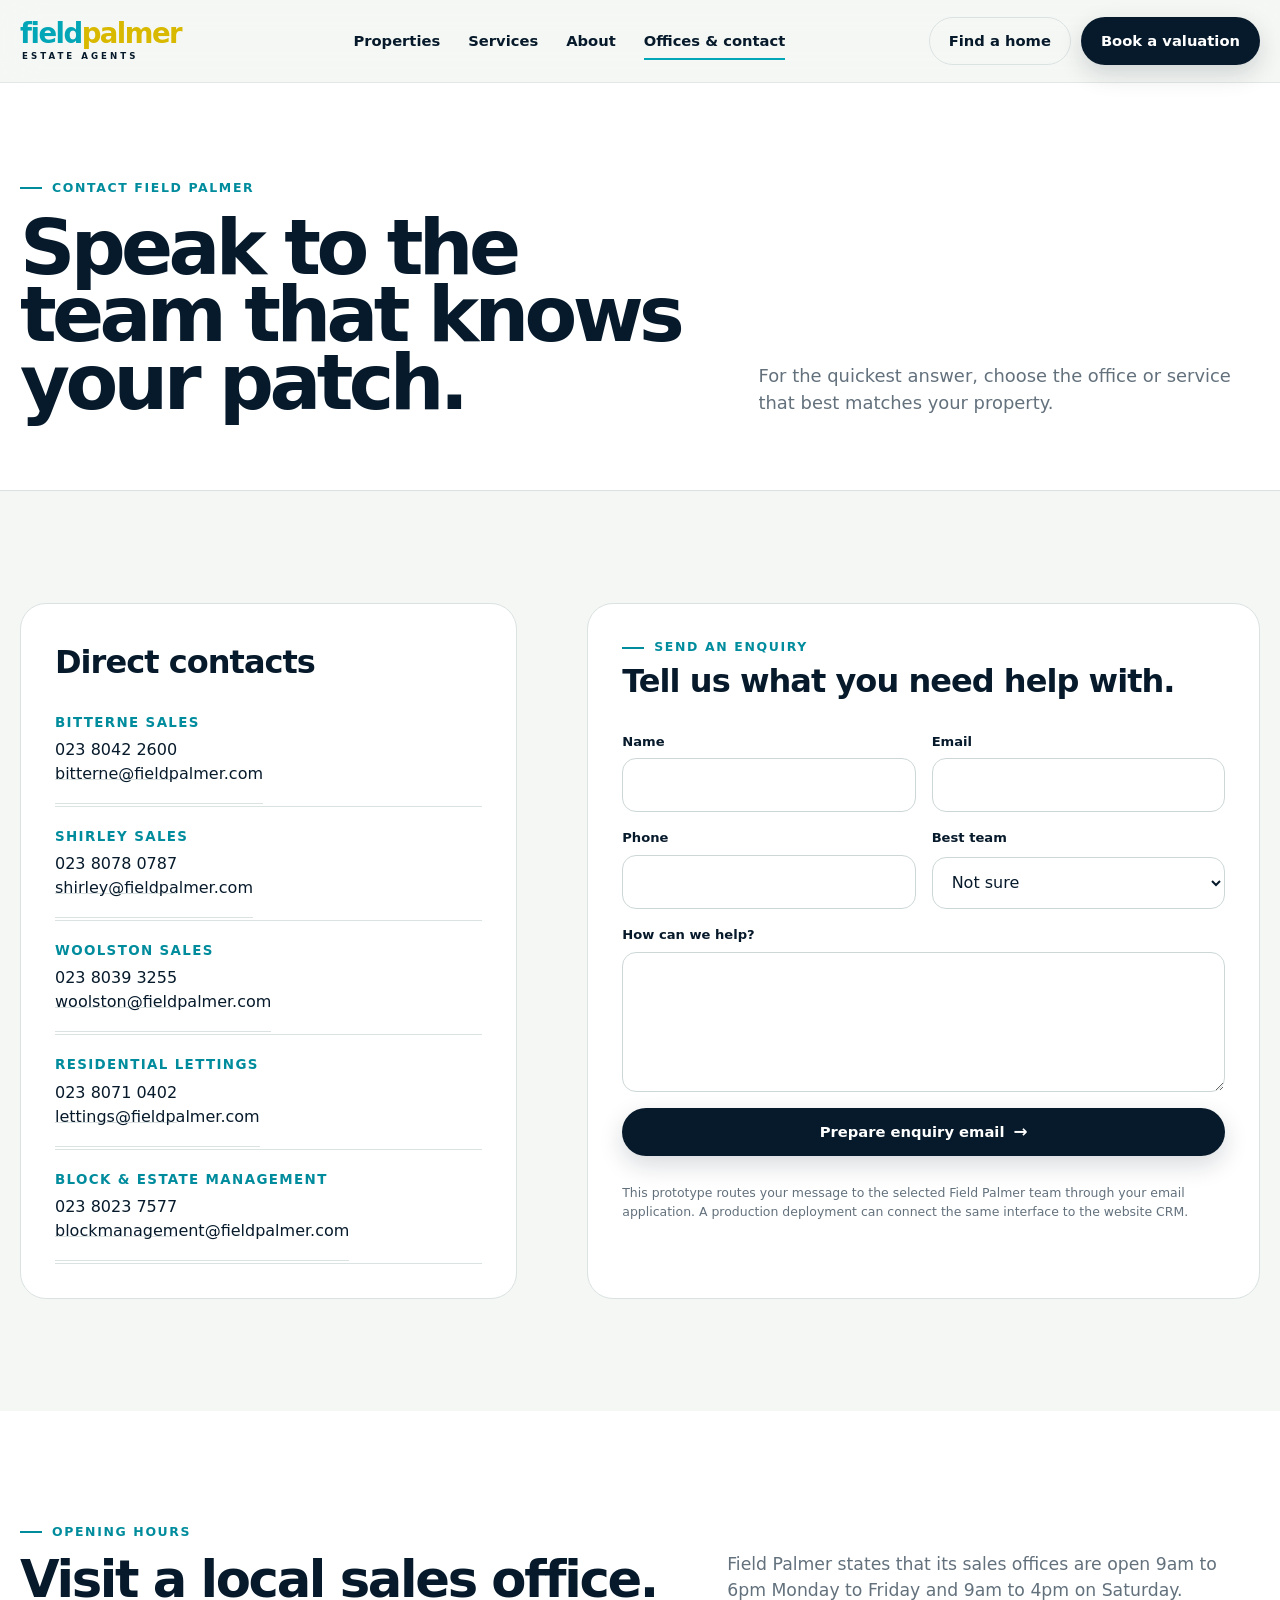
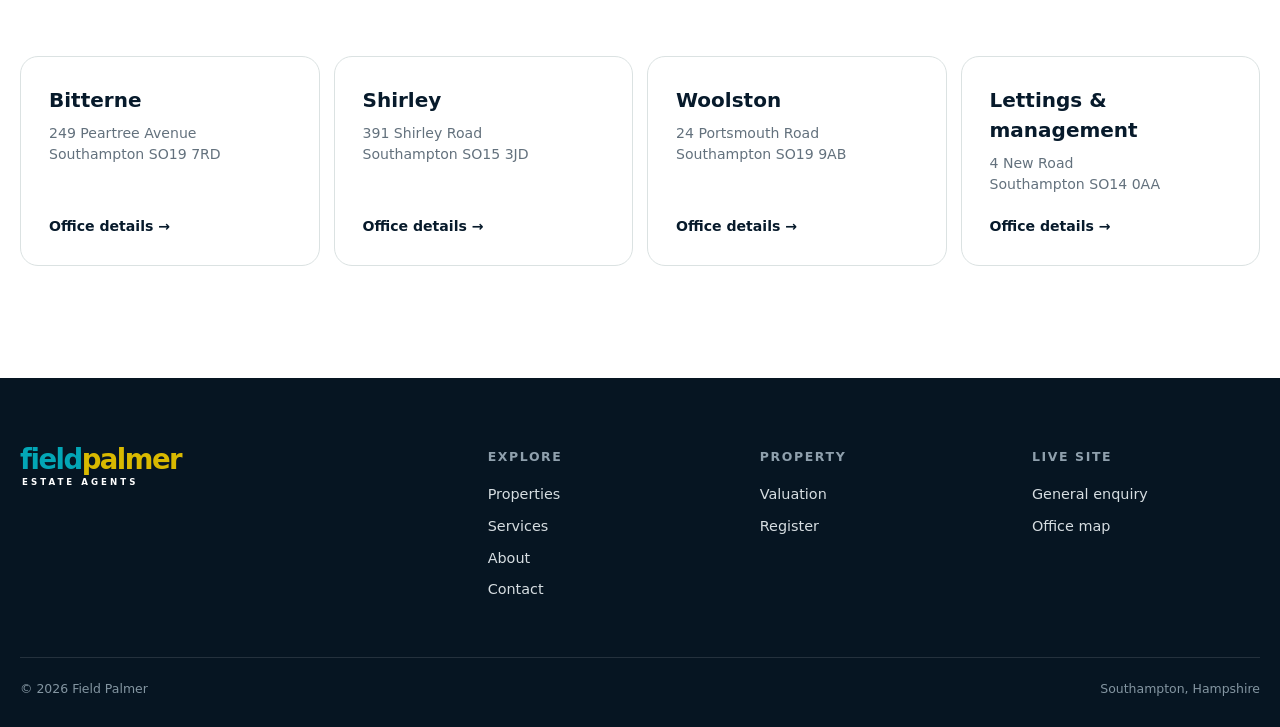
<file: fieldpalmer-redesign/contact.html>
<!doctype html><html lang="en-GB"><head><meta charset="utf-8"><meta name="viewport" content="width=device-width,initial-scale=1"><title>Contact & Offices | Field Palmer Southampton</title><meta name="description" content="Contact Field Palmer offices in Bitterne, Shirley, Woolston and central Southampton."><link rel="stylesheet" href="styles.css"></head><body>
<a class="skip-link" href="#main">Skip to content</a><header class="header"><div class="container nav"><a class="brand" href="index.html"><span class="brand-word">field<span>palmer</span></span><span class="brand-sub">Estate Agents</span></a><nav class="nav-links"><a href="properties.html">Properties</a><a href="services.html">Services</a><a href="about.html">About</a><a href="contact.html" aria-current="page">Offices & contact</a></nav><div class="nav-actions"><a class="btn btn-outline" href="https://www.fieldpalmer.com/properties/index?channel=sales">Find a home</a><a class="btn btn-primary" href="https://www.fieldpalmer.com/request-valuation">Book a valuation</a><button class="menu-toggle" aria-label="Open navigation" aria-expanded="false"><span></span></button></div></div></header>
<main id="main"><section class="page-hero"><div class="container page-hero-grid"><div><div class="eyebrow">Contact Field Palmer</div><h1>Speak to the team that knows your patch.</h1></div><p>For the quickest answer, choose the office or service that best matches your property.</p></div></section>
<section class="section"><div class="container contact-grid"><div><div class="contact-panel"><h2>Direct contacts</h2><div class="contact-list"><div><strong>Bitterne sales</strong><a href="tel:+442380422600">023 8042 2600</a><br><a href="mailto:bitterne@fieldpalmer.com">bitterne@fieldpalmer.com</a></div><div><strong>Shirley sales</strong><a href="tel:+442380780787">023 8078 0787</a><br><a href="mailto:shirley@fieldpalmer.com">shirley@fieldpalmer.com</a></div><div><strong>Woolston sales</strong><a href="tel:+442380393255">023 8039 3255</a><br><a href="mailto:woolston@fieldpalmer.com">woolston@fieldpalmer.com</a></div><div><strong>Residential lettings</strong><a href="tel:+442380710402">023 8071 0402</a><br><a href="mailto:lettings@fieldpalmer.com">lettings@fieldpalmer.com</a></div><div><strong>Block & estate management</strong><a href="tel:+442380237577">023 8023 7577</a><br><a href="mailto:blockmanagement@fieldpalmer.com">blockmanagement@fieldpalmer.com</a></div></div></div></div>
<div class="contact-panel"><div class="eyebrow">Send an enquiry</div><h2>Tell us what you need help with.</h2><form class="form" id="enquiry-form"><div class="form-grid"><div class="field"><label for="name">Name</label><input id="name" name="name" autocomplete="name" required></div><div class="field"><label for="email">Email</label><input id="email" name="email" type="email" autocomplete="email" required></div></div><div class="form-grid"><div class="field"><label for="phone">Phone</label><input id="phone" name="phone" type="tel" autocomplete="tel"></div><div class="field"><label for="office">Best team</label><select id="office" name="office"><option value="general">Not sure</option><option value="bitterne">Bitterne sales</option><option value="shirley">Shirley sales</option><option value="woolston">Woolston sales</option><option value="lettings">Residential lettings</option><option value="block">Block management</option></select></div></div><div class="field"><label for="message">How can we help?</label><textarea id="message" name="message" required></textarea></div><div id="form-notice" class="notice">Your email app will open with this enquiry ready to send.</div><button class="btn btn-primary btn-arrow" type="submit">Prepare enquiry email</button><p class="form-note">This prototype routes your message to the selected Field Palmer team through your email application. A production deployment can connect the same interface to the website CRM.</p></form></div></div></div></section>
<section class="section section--white"><div class="container"><div class="section-header"><div><div class="eyebrow">Opening hours</div><h2 class="section-title">Visit a local sales office.</h2></div><p class="section-copy">Field Palmer states that its sales offices are open 9am to 6pm Monday to Friday and 9am to 4pm on Saturday.</p></div><div class="office-grid"><article class="office"><div><h3>Bitterne</h3><p>249 Peartree Avenue<br>Southampton SO19 7RD</p></div><a href="https://www.fieldpalmer.com/estate-agents/bitterne-southampton">Office details →</a></article><article class="office"><div><h3>Shirley</h3><p>391 Shirley Road<br>Southampton SO15 3JD</p></div><a href="https://www.fieldpalmer.com/estate-agents/shirley-southampton">Office details →</a></article><article class="office"><div><h3>Woolston</h3><p>24 Portsmouth Road<br>Southampton SO19 9AB</p></div><a href="https://www.fieldpalmer.com/estate-agents/woolston-southampton">Office details →</a></article><article class="office"><div><h3>Lettings & management</h3><p>4 New Road<br>Southampton SO14 0AA</p></div><a href="https://www.fieldpalmer.com/estate-agents/lettings-block-management">Office details →</a></article></div></div></section></main>
<footer class="footer"><div class="container"><div class="footer-top"><div><a class="brand" href="index.html"><span class="brand-word">field<span>palmer</span></span><span class="brand-sub">Estate Agents</span></a></div><div><h4>Explore</h4><div class="footer-links"><a href="properties.html">Properties</a><a href="services.html">Services</a><a href="about.html">About</a><a href="contact.html">Contact</a></div></div><div><h4>Property</h4><div class="footer-links"><a href="https://www.fieldpalmer.com/request-valuation">Valuation</a><a href="https://www.fieldpalmer.com/register">Register</a></div></div><div><h4>Live site</h4><div class="footer-links"><a href="https://www.fieldpalmer.com/general-enquiries">General enquiry</a><a href="https://www.fieldpalmer.com/our-offices">Office map</a></div></div></div><div class="footer-bottom"><span>© 2026 Field Palmer</span><span>Southampton, Hampshire</span></div></div></footer><script src="script.js"></script></body></html>
</file>
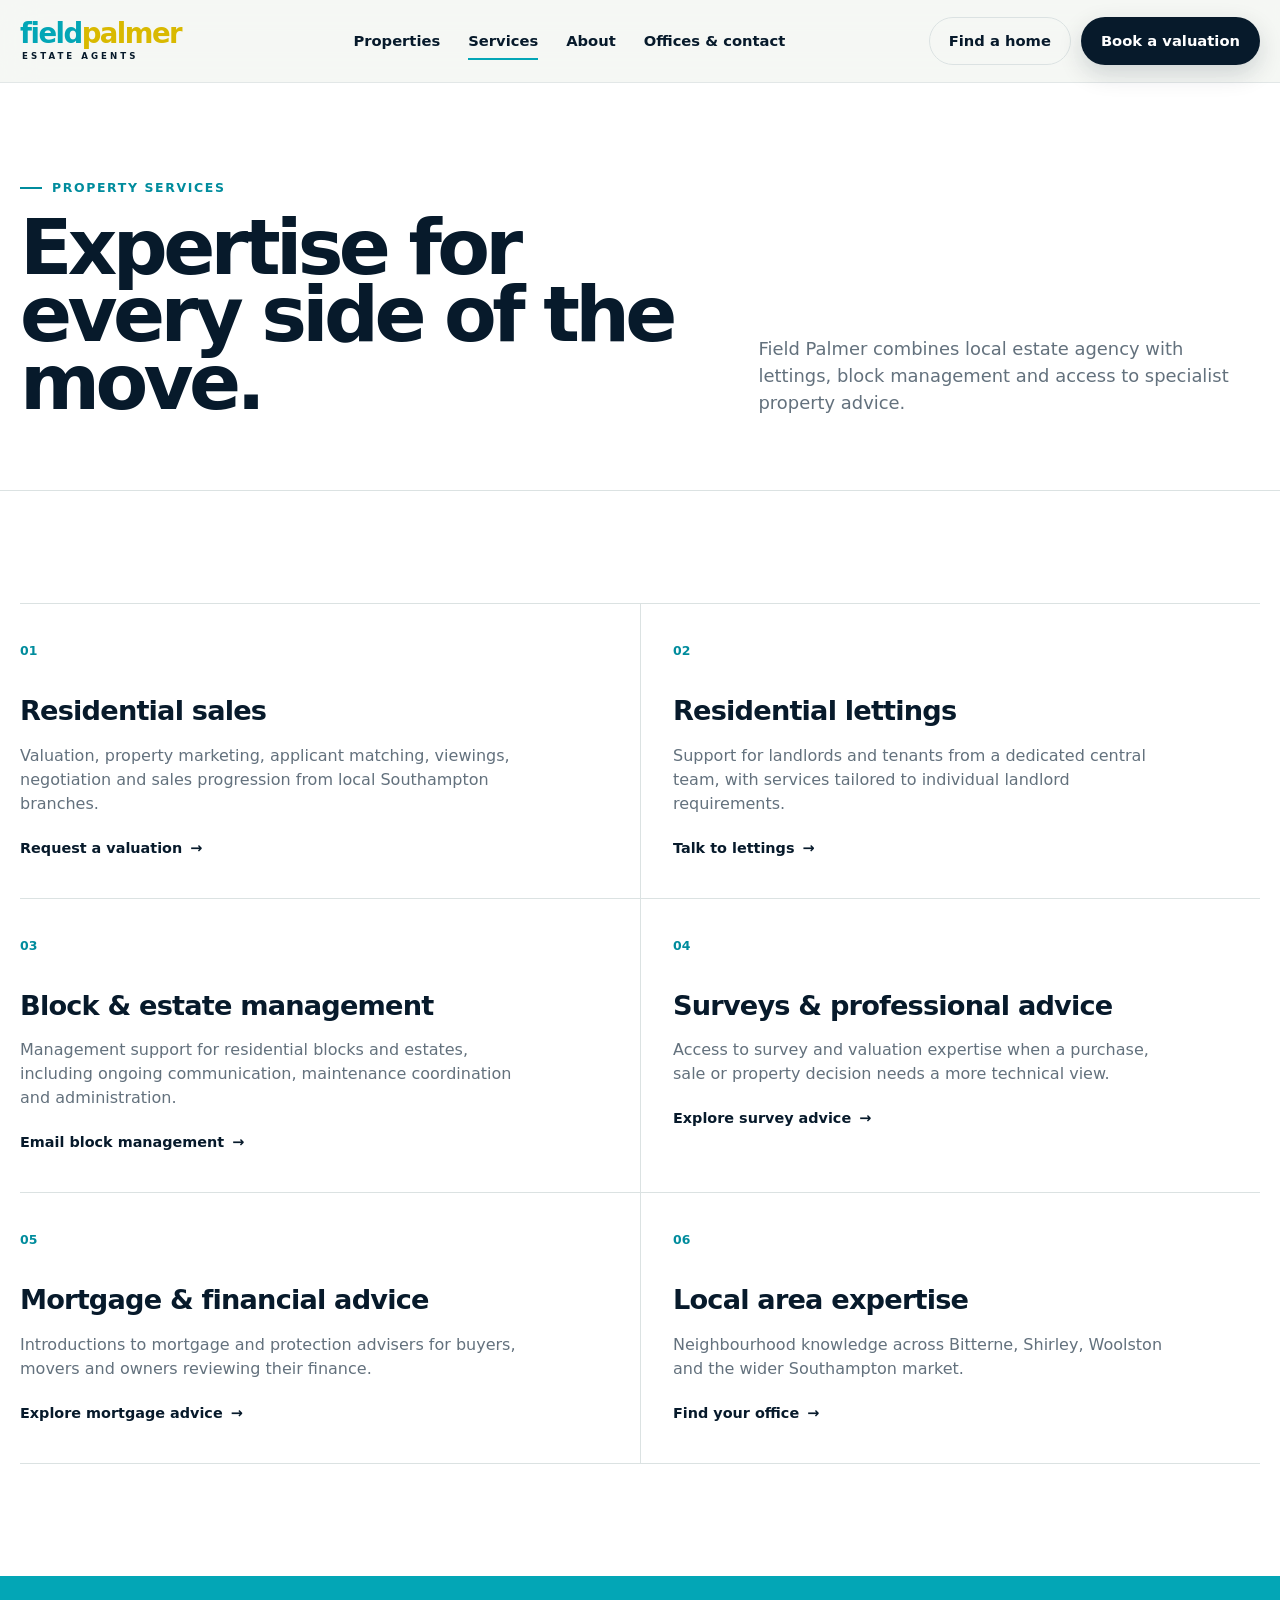
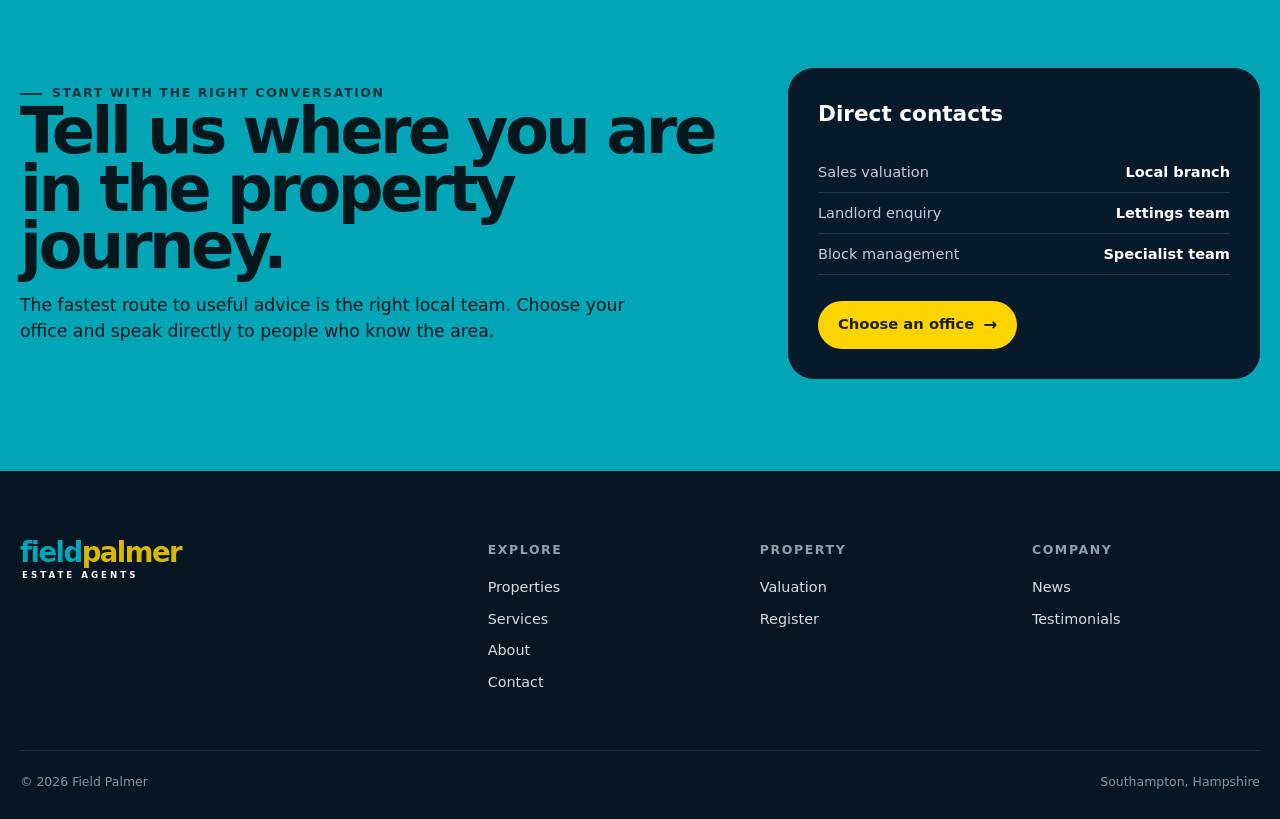
<file: fieldpalmer-redesign/services.html>
<!doctype html><html lang="en-GB"><head><meta charset="utf-8"><meta name="viewport" content="width=device-width,initial-scale=1"><title>Property Services | Field Palmer Southampton</title><meta name="description" content="Sales, lettings, block management, surveys and mortgage advice from Field Palmer in Southampton."><link rel="stylesheet" href="styles.css"></head><body>
<a class="skip-link" href="#main">Skip to content</a><header class="header"><div class="container nav"><a class="brand" href="index.html"><span class="brand-word">field<span>palmer</span></span><span class="brand-sub">Estate Agents</span></a><nav class="nav-links"><a href="properties.html">Properties</a><a href="services.html" aria-current="page">Services</a><a href="about.html">About</a><a href="contact.html">Offices & contact</a></nav><div class="nav-actions"><a class="btn btn-outline" href="https://www.fieldpalmer.com/properties/index?channel=sales">Find a home</a><a class="btn btn-primary" href="https://www.fieldpalmer.com/request-valuation">Book a valuation</a><button class="menu-toggle" aria-label="Open navigation" aria-expanded="false"><span></span></button></div></div></header>
<main id="main"><section class="page-hero"><div class="container page-hero-grid"><div><div class="eyebrow">Property services</div><h1>Expertise for every side of the move.</h1></div><p>Field Palmer combines local estate agency with lettings, block management and access to specialist property advice.</p></div></section>
<section class="section section--white"><div class="container service-grid">
<article class="service" id="sales"><div class="num">01</div><h3>Residential sales</h3><p>Valuation, property marketing, applicant matching, viewings, negotiation and sales progression from local Southampton branches.</p><a class="text-link" href="https://www.fieldpalmer.com/request-valuation">Request a valuation</a></article>
<article class="service" id="lettings"><div class="num">02</div><h3>Residential lettings</h3><p>Support for landlords and tenants from a dedicated central team, with services tailored to individual landlord requirements.</p><a class="text-link" href="https://www.fieldpalmer.com/estate-agents/lettings-block-management">Talk to lettings</a></article>
<article class="service" id="block"><div class="num">03</div><h3>Block & estate management</h3><p>Management support for residential blocks and estates, including ongoing communication, maintenance coordination and administration.</p><a class="text-link" href="mailto:blockmanagement@fieldpalmer.com">Email block management</a></article>
<article class="service" id="surveys"><div class="num">04</div><h3>Surveys & professional advice</h3><p>Access to survey and valuation expertise when a purchase, sale or property decision needs a more technical view.</p><a class="text-link" href="https://www.fieldpalmer.com/services/surveys">Explore survey advice</a></article>
<article class="service" id="mortgages"><div class="num">05</div><h3>Mortgage & financial advice</h3><p>Introductions to mortgage and protection advisers for buyers, movers and owners reviewing their finance.</p><a class="text-link" href="https://www.fieldpalmer.com/services/mortgages-financial-advice">Explore mortgage advice</a></article>
<article class="service"><div class="num">06</div><h3>Local area expertise</h3><p>Neighbourhood knowledge across Bitterne, Shirley, Woolston and the wider Southampton market.</p><a class="text-link" href="contact.html">Find your office</a></article>
</div></section>
<section class="valuation"><div class="container valuation-inner"><div><div class="eyebrow" style="color:#07343c">Start with the right conversation</div><h2>Tell us where you are in the property journey.</h2><p>The fastest route to useful advice is the right local team. Choose your office and speak directly to people who know the area.</p></div><div class="valuation-card"><h3>Direct contacts</h3><ul><li><span>Sales valuation</span><span>Local branch</span></li><li><span>Landlord enquiry</span><span>Lettings team</span></li><li><span>Block management</span><span>Specialist team</span></li></ul><a class="btn btn-yellow btn-arrow" href="contact.html">Choose an office</a></div></div></section></main>
<footer class="footer"><div class="container"><div class="footer-top"><div><a class="brand" href="index.html"><span class="brand-word">field<span>palmer</span></span><span class="brand-sub">Estate Agents</span></a></div><div><h4>Explore</h4><div class="footer-links"><a href="properties.html">Properties</a><a href="services.html">Services</a><a href="about.html">About</a><a href="contact.html">Contact</a></div></div><div><h4>Property</h4><div class="footer-links"><a href="https://www.fieldpalmer.com/request-valuation">Valuation</a><a href="https://www.fieldpalmer.com/register">Register</a></div></div><div><h4>Company</h4><div class="footer-links"><a href="https://www.fieldpalmer.com/news">News</a><a href="https://www.fieldpalmer.com/testimonials">Testimonials</a></div></div></div><div class="footer-bottom"><span>© 2026 Field Palmer</span><span>Southampton, Hampshire</span></div></div></footer><script src="script.js"></script></body></html>
</file>
<file: fieldpalmer-redesign/styles.css>
:root{
  --ink:#071a2b;
  --ink-2:#0d2940;
  --teal:#03a6b6;
  --teal-deep:#008c9d;
  --yellow:#ffd500;
  --paper:#f5f7f4;
  --white:#ffffff;
  --muted:#63717d;
  --line:#dbe2e2;
  --soft:#e9f7f8;
  --radius:22px;
  --radius-sm:14px;
  --shadow:0 18px 60px rgba(7,26,43,.12);
  --max:1240px;
}
*{box-sizing:border-box}
html{scroll-behavior:smooth}
body{margin:0;font-family:Inter,ui-sans-serif,system-ui,-apple-system,BlinkMacSystemFont,"Segoe UI",sans-serif;color:var(--ink);background:var(--paper);line-height:1.5;-webkit-font-smoothing:antialiased}
img{max-width:100%;display:block}
a{color:inherit;text-decoration:none}
button,input,select,textarea{font:inherit}
button,a{ -webkit-tap-highlight-color: transparent; }
:focus-visible{outline:3px solid var(--yellow);outline-offset:3px}
.skip-link{position:absolute;left:-999px;top:0;background:var(--ink);color:#fff;padding:10px 14px;z-index:10000}
.skip-link:focus{left:12px;top:12px}
.container{width:min(calc(100% - 40px),var(--max));margin:0 auto}
.eyebrow{font-size:.78rem;letter-spacing:.13em;text-transform:uppercase;font-weight:800;color:var(--teal-deep);display:flex;align-items:center;gap:10px}
.eyebrow::before{content:"";width:22px;height:2px;background:currentColor;display:inline-block}
.section{padding:112px 0}
.section--dark{background:var(--ink);color:#fff}
.section--white{background:#fff}
.section-header{display:grid;grid-template-columns:1.1fr .9fr;gap:56px;align-items:end;margin-bottom:52px}
.section-title{font-size:clamp(2.2rem,4vw,4.7rem);line-height:.98;letter-spacing:-.045em;margin:12px 0 0;max-width:900px}
.section-copy{font-size:1.08rem;color:var(--muted);max-width:620px;margin:0}
.section--dark .section-copy{color:#b9c3cb}
.kicker{font-size:clamp(1.3rem,2vw,2rem);line-height:1.25;letter-spacing:-.02em}
.muted{color:var(--muted)}
.header{position:sticky;top:0;z-index:1000;background:rgba(245,247,244,.88);backdrop-filter:blur(18px);border-bottom:1px solid rgba(219,226,226,.7)}
.nav{height:82px;display:flex;align-items:center;justify-content:space-between;gap:28px}
.brand{display:inline-flex;flex-direction:column;line-height:.85;min-width:190px}
.brand-word{font-size:1.72rem;font-weight:850;letter-spacing:-.055em;color:var(--teal)}
.brand-word span{color:#d9b900}
.brand-sub{font-size:.54rem;letter-spacing:.35em;text-transform:uppercase;font-weight:800;color:var(--ink);padding-left:2px;margin-top:8px}
.nav-links{display:flex;gap:28px;align-items:center;font-size:.92rem;font-weight:700}
.nav-links a{position:relative}
.nav-links a::after{content:"";position:absolute;height:2px;background:var(--teal);left:0;right:100%;bottom:-8px;transition:right .25s ease}
.nav-links a:hover::after,.nav-links a[aria-current="page"]::after{right:0}
.nav-actions{display:flex;gap:10px;align-items:center}
.btn{display:inline-flex;align-items:center;justify-content:center;gap:9px;min-height:48px;padding:0 19px;border-radius:999px;border:1px solid transparent;font-weight:800;font-size:.92rem;transition:transform .2s ease,box-shadow .2s ease,background .2s ease,border-color .2s ease;cursor:pointer}
.btn:hover{transform:translateY(-2px)}
.btn-primary{background:var(--ink);color:#fff;box-shadow:0 9px 24px rgba(7,26,43,.16)}
.btn-primary:hover{background:var(--ink-2)}
.btn-teal{background:var(--teal);color:#03151b}
.btn-teal:hover{background:#16b8c6}
.btn-yellow{background:var(--yellow);color:#1b2200}
.btn-outline{border-color:var(--line);background:transparent}
.btn-light{background:#fff;color:var(--ink)}
.btn-arrow::after{content:"→";font-size:1.05rem;transition:transform .2s ease}
.btn-arrow:hover::after{transform:translateX(3px)}
.menu-toggle{display:none;border:0;background:transparent;width:46px;height:46px;border-radius:50%;align-items:center;justify-content:center;cursor:pointer}
.menu-toggle span,.menu-toggle::before,.menu-toggle::after{content:"";display:block;width:20px;height:2px;background:var(--ink);position:absolute;transition:.25s}
.menu-toggle::before{transform:translateY(-6px)}
.menu-toggle::after{transform:translateY(6px)}
.menu-toggle.open span{opacity:0}.menu-toggle.open::before{transform:rotate(45deg)}.menu-toggle.open::after{transform:rotate(-45deg)}
.hero{padding:52px 0 32px;overflow:hidden}
.hero-grid{display:grid;grid-template-columns:1.02fr .98fr;gap:54px;align-items:center}
.hero-copy{padding:44px 0 58px}
.hero h1{font-size:clamp(3.1rem,6.2vw,6.8rem);line-height:.88;letter-spacing:-.065em;margin:18px 0 28px;max-width:760px}
.hero h1 .accent{color:var(--teal)}
.hero p{font-size:clamp(1.05rem,1.5vw,1.24rem);color:#51616c;max-width:650px;margin:0 0 30px}
.hero-actions{display:flex;flex-wrap:wrap;gap:12px;margin-bottom:36px}
.hero-trust{display:flex;flex-wrap:wrap;gap:24px 30px;padding-top:28px;border-top:1px solid var(--line)}
.hero-trust-item{display:flex;gap:11px;align-items:flex-start;font-size:.88rem;color:#52616c;max-width:200px}
.tick{width:20px;height:20px;border-radius:50%;background:var(--soft);color:var(--teal-deep);display:inline-flex;align-items:center;justify-content:center;font-size:.72rem;font-weight:900;flex:0 0 auto;margin-top:1px}
.hero-visual{position:relative;min-height:670px}
.hero-photo{position:absolute;inset:0 0 40px 42px;border-radius:36px 36px 120px 36px;overflow:hidden;background:#c8d8da;box-shadow:var(--shadow)}
.hero-photo img{width:100%;height:100%;object-fit:cover;filter:saturate(.87) contrast(.95)}
.hero-photo::after{content:"";position:absolute;inset:0;background:linear-gradient(180deg,transparent 45%,rgba(7,26,43,.55))}
.hero-note{position:absolute;right:-8px;bottom:0;width:min(310px,74%);background:#fff;padding:22px 24px;border-radius:20px;box-shadow:var(--shadow);z-index:2}
.hero-note strong{font-size:2.5rem;letter-spacing:-.05em;line-height:1;display:block;margin-bottom:4px}.hero-note span{font-size:.92rem;color:var(--muted)}
.hero-search{position:absolute;left:0;top:58px;width:min(390px,82%);background:rgba(7,26,43,.94);color:#fff;padding:20px;border-radius:22px;box-shadow:var(--shadow);z-index:3;backdrop-filter:blur(10px)}
.switcher{display:grid;grid-template-columns:1fr 1fr;gap:5px;background:rgba(255,255,255,.09);padding:4px;border-radius:999px;margin-bottom:16px}
.switcher button{border:0;border-radius:999px;padding:10px 12px;color:#dce4e8;background:transparent;font-weight:800;cursor:pointer}
.switcher button.active{background:#fff;color:var(--ink)}
.search-row{display:grid;grid-template-columns:1fr auto;gap:8px}
.search-row input{border:0;border-radius:14px;background:#fff;color:var(--ink);padding:15px 14px;min-width:0}
.search-row button{border:0;border-radius:14px;background:var(--yellow);padding:0 17px;font-weight:900;cursor:pointer}
.trustbar{padding:26px 0;border-top:1px solid var(--line);border-bottom:1px solid var(--line);background:#fff}
.trustbar-grid{display:grid;grid-template-columns:repeat(4,1fr);gap:18px}
.trust-item{padding:0 18px;border-right:1px solid var(--line)}
.trust-item:last-child{border-right:0}
.trust-item strong{display:block;font-size:1.02rem;letter-spacing:-.01em}.trust-item span{font-size:.82rem;color:var(--muted)}
.split-story{display:grid;grid-template-columns:.9fr 1.1fr;gap:72px;align-items:start}
.story-sticky{position:sticky;top:120px}
.story-sticky h2{font-size:clamp(2.5rem,4.3vw,5.2rem);line-height:.96;letter-spacing:-.05em;margin:15px 0 24px}
.story-sticky p{font-size:1.07rem;color:var(--muted);max-width:540px}
.story-list{border-top:1px solid var(--line)}
.story-row{display:grid;grid-template-columns:64px 1fr;gap:18px;padding:30px 0;border-bottom:1px solid var(--line)}
.story-num{font-size:.82rem;font-weight:900;color:var(--teal-deep);padding-top:5px}
.story-row h3{font-size:1.55rem;margin:0 0 8px;letter-spacing:-.03em}.story-row p{margin:0;color:var(--muted)}
.property-stack{display:grid;gap:0;border-top:1px solid rgba(255,255,255,.22)}
.property-row{display:grid;grid-template-columns:100px 1.2fr .85fr 150px;gap:20px;align-items:center;padding:30px 0;border-bottom:1px solid rgba(255,255,255,.22);transition:padding .2s ease,background .2s ease}
.property-row:hover{padding-left:12px;padding-right:12px;background:rgba(255,255,255,.035)}
.property-tag{font-size:.75rem;letter-spacing:.12em;text-transform:uppercase;color:#90dfe6;font-weight:800}.property-row h3{font-size:1.45rem;margin:0;letter-spacing:-.02em}.property-meta{font-size:.92rem;color:#b8c4cc}.property-price{font-size:1.07rem;font-weight:850;text-align:right}
.editorial-image{margin-top:52px;display:grid;grid-template-columns:1.15fr .85fr;background:#fff;color:var(--ink);border-radius:32px;overflow:hidden}
.editorial-image .photo{min-height:440px;background:#cfd9da}.editorial-image .photo img{width:100%;height:100%;object-fit:cover}.editorial-image .copy{padding:52px}.editorial-image .copy h3{font-size:2.3rem;line-height:1.02;letter-spacing:-.04em;margin:12px 0 18px}.editorial-image .copy p{color:var(--muted);margin-bottom:26px}
.service-grid{display:grid;grid-template-columns:repeat(2,1fr);border-top:1px solid var(--line)}
.service{padding:38px 32px 38px 0;border-bottom:1px solid var(--line);position:relative}.service:nth-child(even){padding-left:32px;border-left:1px solid var(--line)}
.service .num{font-size:.78rem;font-weight:900;color:var(--teal-deep);margin-bottom:30px}.service h3{font-size:1.7rem;letter-spacing:-.03em;margin:0 0 12px}.service p{color:var(--muted);margin:0 0 20px;max-width:500px}.text-link{font-weight:850;font-size:.9rem;color:var(--ink);display:inline-flex;align-items:center;gap:8px}.text-link::after{content:"→";transition:transform .2s}.text-link:hover::after{transform:translateX(3px)}
.valuation{padding:92px 0;background:var(--teal);color:#04171c;overflow:hidden}.valuation-inner{display:grid;grid-template-columns:1.2fr .8fr;gap:60px;align-items:center}.valuation h2{font-size:clamp(2.8rem,5vw,5.7rem);line-height:.9;letter-spacing:-.055em;margin:0}.valuation p{max-width:650px;font-size:1.08rem}.valuation-card{background:var(--ink);color:#fff;padding:30px;border-radius:26px}.valuation-card h3{font-size:1.35rem;margin-top:0}.valuation-card ul{list-style:none;padding:0;margin:20px 0 26px}.valuation-card li{padding:9px 0;border-bottom:1px solid rgba(255,255,255,.12);font-size:.91rem;color:#c4cdd4;display:flex;justify-content:space-between;gap:18px}.valuation-card li span:last-child{color:#fff;font-weight:800}
.quote-wrap{display:grid;grid-template-columns:.65fr 1.35fr;gap:70px;align-items:start}.quote-mark{font-size:10rem;line-height:.6;color:var(--teal);font-family:Georgia,serif}.quote blockquote{font-size:clamp(1.9rem,3.2vw,3.9rem);line-height:1.08;letter-spacing:-.035em;margin:0 0 28px}.quote cite{font-style:normal;color:var(--muted);font-weight:750}.quote cite span{display:block;font-size:.85rem;font-weight:500;margin-top:4px}
.office-grid{display:grid;grid-template-columns:repeat(4,1fr);gap:14px}.office{background:#fff;border:1px solid var(--line);padding:28px;border-radius:18px;min-height:210px;display:flex;flex-direction:column;justify-content:space-between}.office h3{margin:0 0 8px;font-size:1.25rem}.office p{font-size:.88rem;color:var(--muted);margin:0 0 20px}.office a{font-size:.88rem;font-weight:800}.office .phone{font-size:1.05rem;margin-bottom:4px}
.faq-list{max-width:900px;margin:0 auto;border-top:1px solid var(--line)}.faq{border-bottom:1px solid var(--line)}.faq button{width:100%;background:transparent;border:0;padding:24px 0;display:flex;justify-content:space-between;gap:20px;text-align:left;font-weight:850;font-size:1.1rem;cursor:pointer;color:var(--ink)}.faq button span:last-child{font-size:1.45rem;font-weight:400;transition:transform .2s}.faq.open button span:last-child{transform:rotate(45deg)}.faq-content{display:grid;grid-template-rows:0fr;transition:grid-template-rows .25s ease}.faq.open .faq-content{grid-template-rows:1fr}.faq-content>div{overflow:hidden}.faq-content p{margin:0 0 24px;color:var(--muted);max-width:760px}
.footer{background:#061522;color:#fff;padding:70px 0 28px}.footer-top{display:grid;grid-template-columns:1.3fr repeat(3,.7fr);gap:44px;padding-bottom:56px}.footer .brand-sub{color:#fff}.footer-desc{color:#9fb0bc;max-width:390px;font-size:.93rem;margin-top:24px}.footer h4{font-size:.78rem;text-transform:uppercase;letter-spacing:.13em;color:#8fa0ad;margin:0 0 18px}.footer-links{display:grid;gap:10px;font-size:.9rem}.footer-links a{color:#d6dde1}.footer-links a:hover{color:#fff}.footer-bottom{border-top:1px solid rgba(255,255,255,.12);padding-top:22px;display:flex;justify-content:space-between;gap:20px;color:#8395a1;font-size:.78rem;flex-wrap:wrap}
.page-hero{padding:96px 0 74px;background:#fff;border-bottom:1px solid var(--line)}.page-hero-grid{display:grid;grid-template-columns:1.15fr .85fr;gap:60px;align-items:end}.page-hero h1{font-size:clamp(3.5rem,6vw,7rem);line-height:.88;letter-spacing:-.06em;margin:16px 0 0}.page-hero p{font-size:1.12rem;color:var(--muted);max-width:590px;margin:0}
.choice-grid{display:grid;grid-template-columns:repeat(2,1fr);gap:18px}.choice{background:#fff;border:1px solid var(--line);border-radius:26px;padding:34px}.choice h2{font-size:2.25rem;letter-spacing:-.04em;margin:0 0 12px}.choice p{color:var(--muted);max-width:520px}.choice--dark{background:var(--ink);color:#fff;border-color:var(--ink)}.choice--dark p{color:#b8c4cb}
.process{counter-reset:step;display:grid;grid-template-columns:repeat(4,1fr);gap:1px;background:var(--line);border:1px solid var(--line);border-radius:22px;overflow:hidden}.process-item{background:#fff;padding:30px;min-height:250px}.process-item::before{counter-increment:step;content:"0" counter(step);font-weight:900;color:var(--teal-deep);font-size:.78rem}.process-item h3{font-size:1.35rem;line-height:1.15;margin:46px 0 10px}.process-item p{color:var(--muted);font-size:.9rem;margin:0}
.contact-grid{display:grid;grid-template-columns:.85fr 1.15fr;gap:70px}.contact-panel{background:#fff;border-radius:26px;padding:34px;border:1px solid var(--line)}.contact-panel h2{font-size:2rem;letter-spacing:-.03em;margin-top:0}.contact-list{display:grid;gap:20px}.contact-list a,.contact-list div{padding-bottom:20px;border-bottom:1px solid var(--line)}.contact-list strong{display:block;font-size:.84rem;text-transform:uppercase;letter-spacing:.1em;color:var(--teal-deep);margin-bottom:5px}
.form{display:grid;gap:16px}.form-grid{display:grid;grid-template-columns:1fr 1fr;gap:16px}.field{display:grid;gap:7px}.field label{font-size:.82rem;font-weight:800}.field input,.field select,.field textarea{width:100%;border:1px solid #cdd7d7;border-radius:14px;background:#fff;padding:14px 15px;color:var(--ink)}.field textarea{min-height:140px;resize:vertical}.form-note{font-size:.78rem;color:var(--muted)}
.notice{display:none;background:#e4f6ec;color:#14552f;border:1px solid #aad8bb;border-radius:12px;padding:13px 15px;font-size:.88rem}.notice.show{display:block}
.stat-grid{display:grid;grid-template-columns:repeat(3,1fr);gap:16px}.stat{background:#fff;padding:30px;border-radius:20px;border:1px solid var(--line)}.stat strong{font-size:3rem;letter-spacing:-.05em;display:block}.stat span{color:var(--muted);font-size:.88rem}
.story-image-grid{display:grid;grid-template-columns:1.1fr .9fr;gap:18px}.story-image-grid img{width:100%;height:100%;object-fit:cover;border-radius:22px;min-height:480px}.story-image-grid .side{display:grid;gap:18px}.story-image-grid .side img{min-height:230px}
.mobile-only{display:none}
@media (prefers-reduced-motion: reduce){*{scroll-behavior:auto!important;transition:none!important;animation:none!important}}
@media (max-width:1050px){
  .nav-links{display:none}.nav-actions .btn-outline{display:none}.menu-toggle{display:flex;position:relative}.nav-links.mobile-open{display:flex;position:absolute;top:82px;left:20px;right:20px;background:#fff;border:1px solid var(--line);box-shadow:var(--shadow);border-radius:20px;padding:18px;flex-direction:column;align-items:stretch;gap:2px}.nav-links.mobile-open a{padding:12px}.nav-links.mobile-open a::after{display:none}
  .hero-grid,.section-header,.split-story,.valuation-inner,.quote-wrap,.page-hero-grid,.contact-grid{grid-template-columns:1fr}.hero-visual{min-height:590px}.story-sticky{position:static}.trustbar-grid{grid-template-columns:repeat(2,1fr)}.trust-item:nth-child(2){border-right:0}.trust-item{padding:10px 18px}.office-grid{grid-template-columns:repeat(2,1fr)}.footer-top{grid-template-columns:1.2fr 1fr 1fr}.footer-top>div:last-child{grid-column:2/4}.process{grid-template-columns:repeat(2,1fr)}
}
@media (max-width:760px){
  .container{width:min(calc(100% - 28px),var(--max))}.section{padding:78px 0}.header .nav{height:72px}.brand{min-width:auto}.brand-word{font-size:1.5rem}.brand-sub{font-size:.46rem}.nav-actions>.btn{display:none}.nav-links.mobile-open{top:72px}
  .hero{padding-top:20px}.hero-copy{padding:28px 0 16px}.hero h1{font-size:clamp(3.15rem,15vw,5.4rem)}.hero-actions{gap:9px}.hero-actions .btn{flex:1 1 160px}.hero-visual{min-height:520px}.hero-photo{inset:0 0 30px 18px;border-radius:26px 26px 80px 26px}.hero-search{top:24px;width:88%;padding:15px}.hero-note{right:0;padding:18px 20px}.hero-note strong{font-size:2rem}.hero-trust{display:grid;grid-template-columns:1fr 1fr;gap:16px}
  .trustbar-grid{grid-template-columns:1fr 1fr}.trust-item{border-right:0;border-bottom:1px solid var(--line);padding:13px 0}.trust-item:nth-last-child(-n+2){border-bottom:0}
  .section-header{gap:24px;margin-bottom:36px}.section-title{font-size:clamp(2.45rem,12vw,4rem)}.split-story{gap:42px}.story-row{grid-template-columns:44px 1fr}.property-row{grid-template-columns:1fr auto;gap:8px 16px;padding:24px 0}.property-tag{grid-column:1/3}.property-meta{grid-column:1}.property-price{grid-column:2}.editorial-image{grid-template-columns:1fr}.editorial-image .photo{min-height:280px}.editorial-image .copy{padding:30px 24px}.service-grid{grid-template-columns:1fr}.service,.service:nth-child(even){padding:30px 0;border-left:0}.valuation{padding:68px 0}.valuation-inner{gap:34px}.quote-wrap{gap:26px}.quote-mark{font-size:7rem}.office-grid,.choice-grid,.stat-grid,.story-image-grid{grid-template-columns:1fr}.office{min-height:180px}.process{grid-template-columns:1fr}.process-item{min-height:210px}.footer-top{grid-template-columns:1fr 1fr;gap:34px}.footer-top>div:first-child,.footer-top>div:last-child{grid-column:1/3}.form-grid{grid-template-columns:1fr}.page-hero{padding:70px 0 58px}.page-hero h1{font-size:clamp(3.4rem,16vw,5.5rem)}.mobile-only{display:block}
}
</file>
